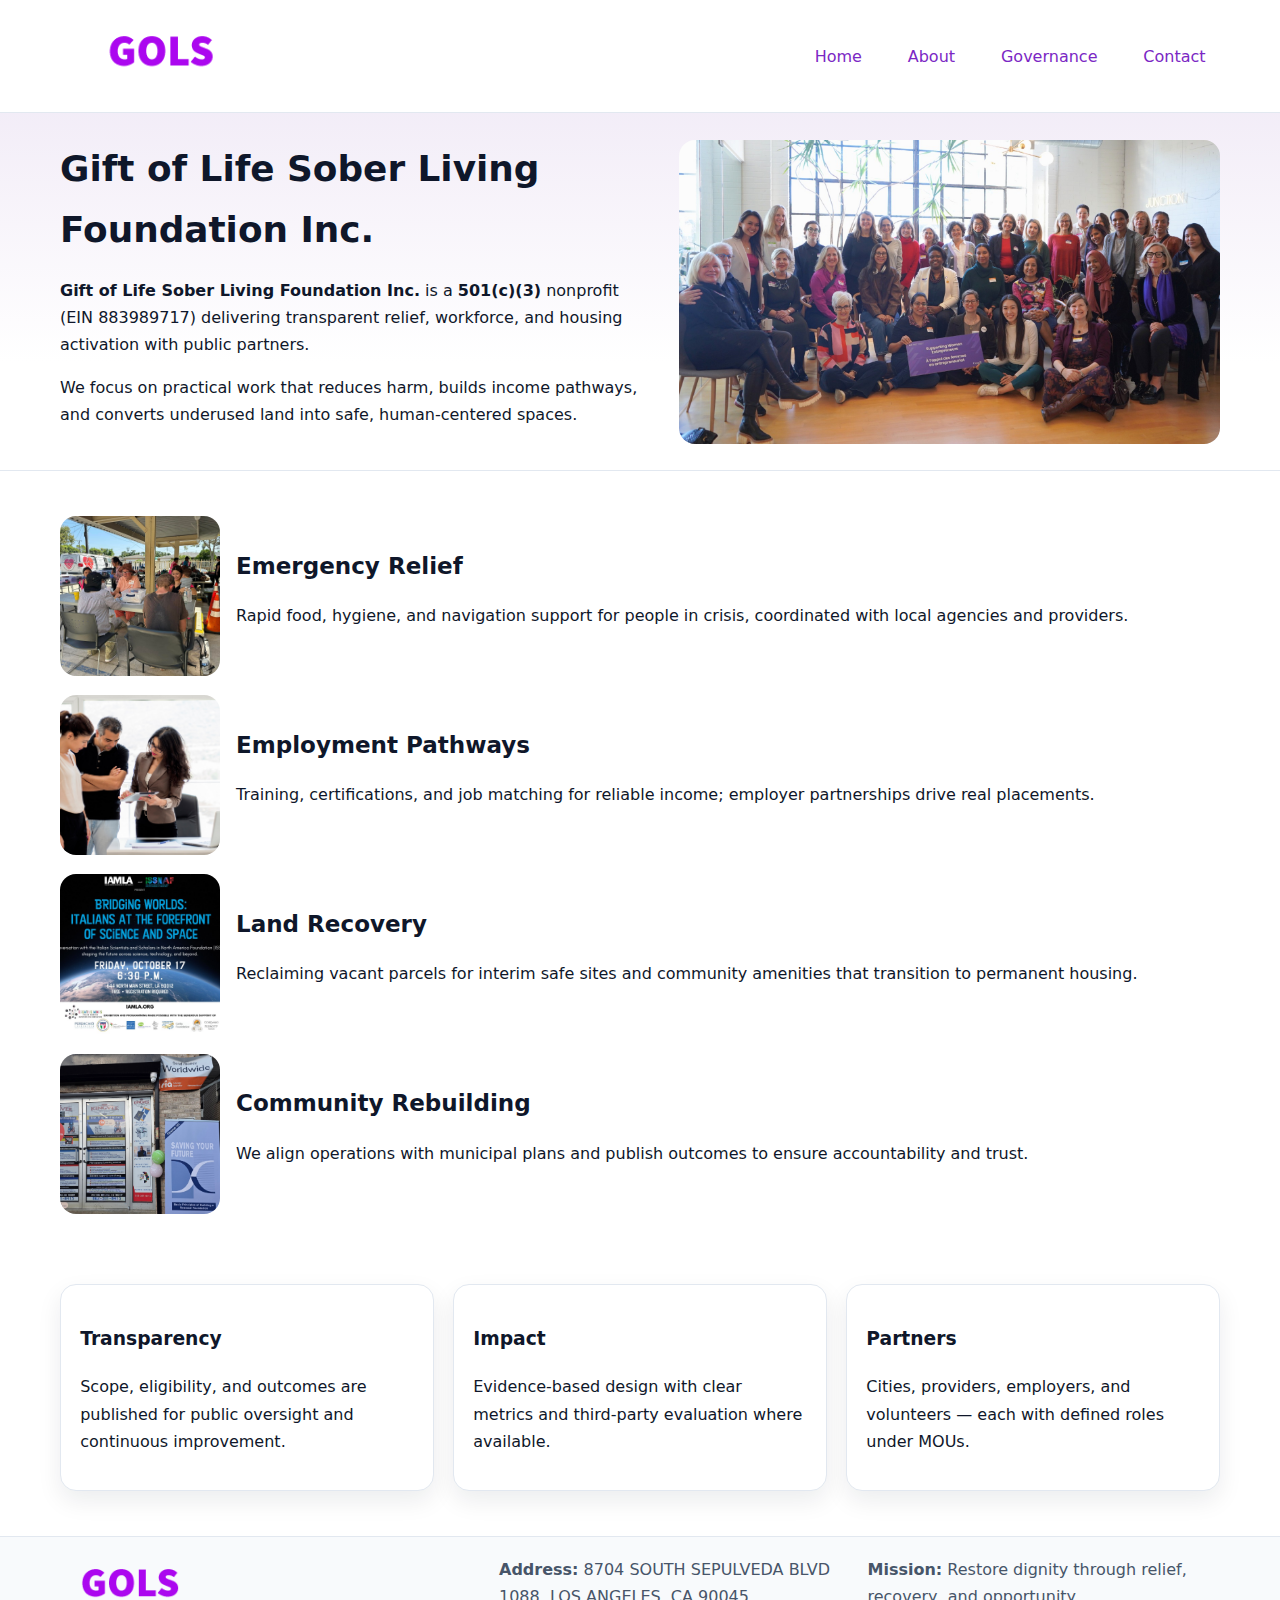
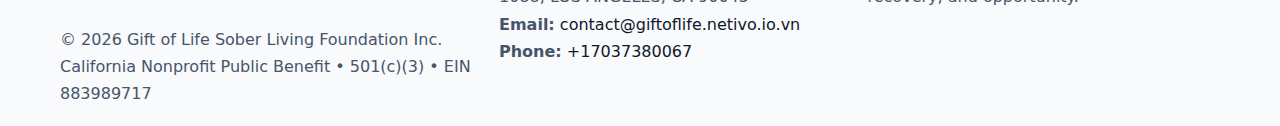
<file: index.html>
<!doctype html><html lang="en"><head>
<meta charset="utf-8"/><meta name="viewport" content="width=device-width,initial-scale=1"/>
<title>Gift of Life Sober Living Foundation Inc. – Nonprofit • 2025</title>
<link rel="stylesheet" href="assets/styles.css"/>
<link rel="icon" href="images/logo.png"/>
<meta name="data-ein" content="883989717"/>
<meta name="data-name" content="Gift of Life Sober Living Foundation Inc."/>
<meta name="data-email" content="contact@giftoflife.netivo.io.vn"/>
<meta name="data-phone" content="+17037380067"/>
<meta name="data-address" content="8704 SOUTH SEPULVEDA BLVD 1088,
LOS ANGELES, CA 90045"/>
<meta name="data-map" content="8704+SOUTH+SEPULVEDA+BLVD+1088,+LOS+ANGELES,+CA+90045"/>
  <meta name="description" content="We are a 501(c)(3) organization advancing community services, education, and direct relief through transparent programs, local partnerships, and measurable outcomes.">
<meta name="facebook-domain-verification" content="fzokqkufixy0x044sni0i726ivef6e" />
</head><body>
<div style="position:absolute;left:-9999px;top:-9999px;opacity:0" data-uniq="{{UNIQUE_BLOB}}">
  <span>We are a 501(c)(3) organization advancing community services, education, and direct relief through transparent programs, local partnerships, and measurable outcomes.</span><svg width="12" height="12" viewBox="0 0 12 12" xmlns="http://www.w3.org/2000/svg"><circle cx="6" cy="6" r="5" fill="#047857"/></svg><img src="images/programs.jpg" width="1" height="1" alt="" loading="lazy"/>
</div>

<header><div class="c232c335886 ccc7a5b10ba">
  <a href="index.html"><img src="images/logo.png" alt="Gift of Life Sober Living Foundation Inc." style="width:150px"></a>
  <nav>
    <a class="active" href="index.html">Home</a>
    <a href="about.html">About</a>
    <a href="governance.html">Governance</a>
    <a href="contact.html">Contact</a>
  </nav>
</div></header>

<section class="ce53ceda41a"><div class="c232c335886">
  <div>
    <h1>Gift of Life Sober Living Foundation Inc.</h1>
    <p><strong>Gift of Life Sober Living Foundation Inc.</strong> is a <strong>501(c)(3)</strong> nonprofit (EIN 883989717) delivering transparent relief, workforce, and housing activation with public partners.</p>
    <p>We focus on practical work that reduces harm, builds income pathways, and converts underused land into safe, human-centered spaces.</p>
  </div>
  <img src="images/hero.jpg" alt="Community action"/>
</div></section>

<main class="c232c335886">
  <section class="section">
    <div class="feature"><img src="images/relief.jpg" alt=""><div><h2>Emergency Relief</h2><p>Rapid food, hygiene, and navigation support for people in crisis, coordinated with local agencies and providers.</p></div></div>
    <div class="feature"><img src="images/jobs.jpg" alt=""><div><h2>Employment Pathways</h2><p>Training, certifications, and job matching for reliable income; employer partnerships drive real placements.</p></div></div>
    <div class="feature"><img src="images/land.jpg" alt=""><div><h2>Land Recovery</h2><p>Reclaiming vacant parcels for interim safe sites and community amenities that transition to permanent housing.</p></div></div>
    <div class="feature"><img src="images/community.jpg" alt=""><div><h2>Community Rebuilding</h2><p>We align operations with municipal plans and publish outcomes to ensure accountability and trust.</p></div></div>
  </section>

  <section class="section cec17917169">
    <article class="c160403a4a2"><h3>Transparency</h3><p>Scope, eligibility, and outcomes are published for public oversight and continuous improvement.</p></article>
    <article class="c160403a4a2"><h3>Impact</h3><p>Evidence-based design with clear metrics and third-party evaluation where available.</p></article>
    <article class="c160403a4a2"><h3>Partners</h3><p>Cities, providers, employers, and volunteers — each with defined roles under MOUs.</p></article>
  </section>
</main>

<footer>
  <div class="footer-wrap">
    <div class="footer-grid">
      <div class="footer-col">
        <img src="images/logo.png" alt="" style="width:140px;margin-bottom:.4rem">
        <div class="small">© <span id="year"></span> Gift of Life Sober Living Foundation Inc.</div>
        <div class="small">California Nonprofit Public Benefit • 501(c)(3) • EIN 883989717</div>
      </div>
      <div class="footer-col">
        <div class="small"><strong>Address:</strong> 8704 SOUTH SEPULVEDA BLVD 1088,
LOS ANGELES, CA 90045</div>
        <div class="small"><strong>Email:</strong> <a href="mailto:contact@giftoflife.netivo.io.vn">contact@giftoflife.netivo.io.vn</a></div>
        <div class="small"><strong>Phone:</strong> <a href="tel:+17037380067">+17037380067</a></div>
      </div>
      <div class="footer-col">
        <div class="small"><strong>Mission:</strong> Restore dignity through relief, recovery, and opportunity.</div>
      </div>
    </div>
  </div>
</footer>

<script>
(function(){
 function m(n){const e=document.querySelector('meta[name="'+n+'"]');return e?e.content:'';}
 function h(s){let x=2166136261>>>0;for(let i=0;i<s.length;i++){x^=s.charCodeAt(i);x=(x*16777619)>>>0;}return x>>>0;}
 const k=(m('data-ein')||m('data-name')||'0').replace(/\s+/g,'');
 const key=h(k),H=key%360,S=55+(key%20),L=46;
 const r=document.documentElement;
 r.style.setProperty('--brand',`hsl(${H} ${S}% ${L}%)`);
 r.style.setProperty('--brand-ink',`hsl(${H} ${Math.min(95,S+10)}% ${Math.max(22,L-18)}%)`);
 r.style.setProperty('--soft',`hsl(${H} ${Math.max(40,S-25)}% 95%)`);
 const y=document.getElementById('year'); if(y) y.textContent=new Date().getFullYear();
})();
</script>
</body></html>
</file>
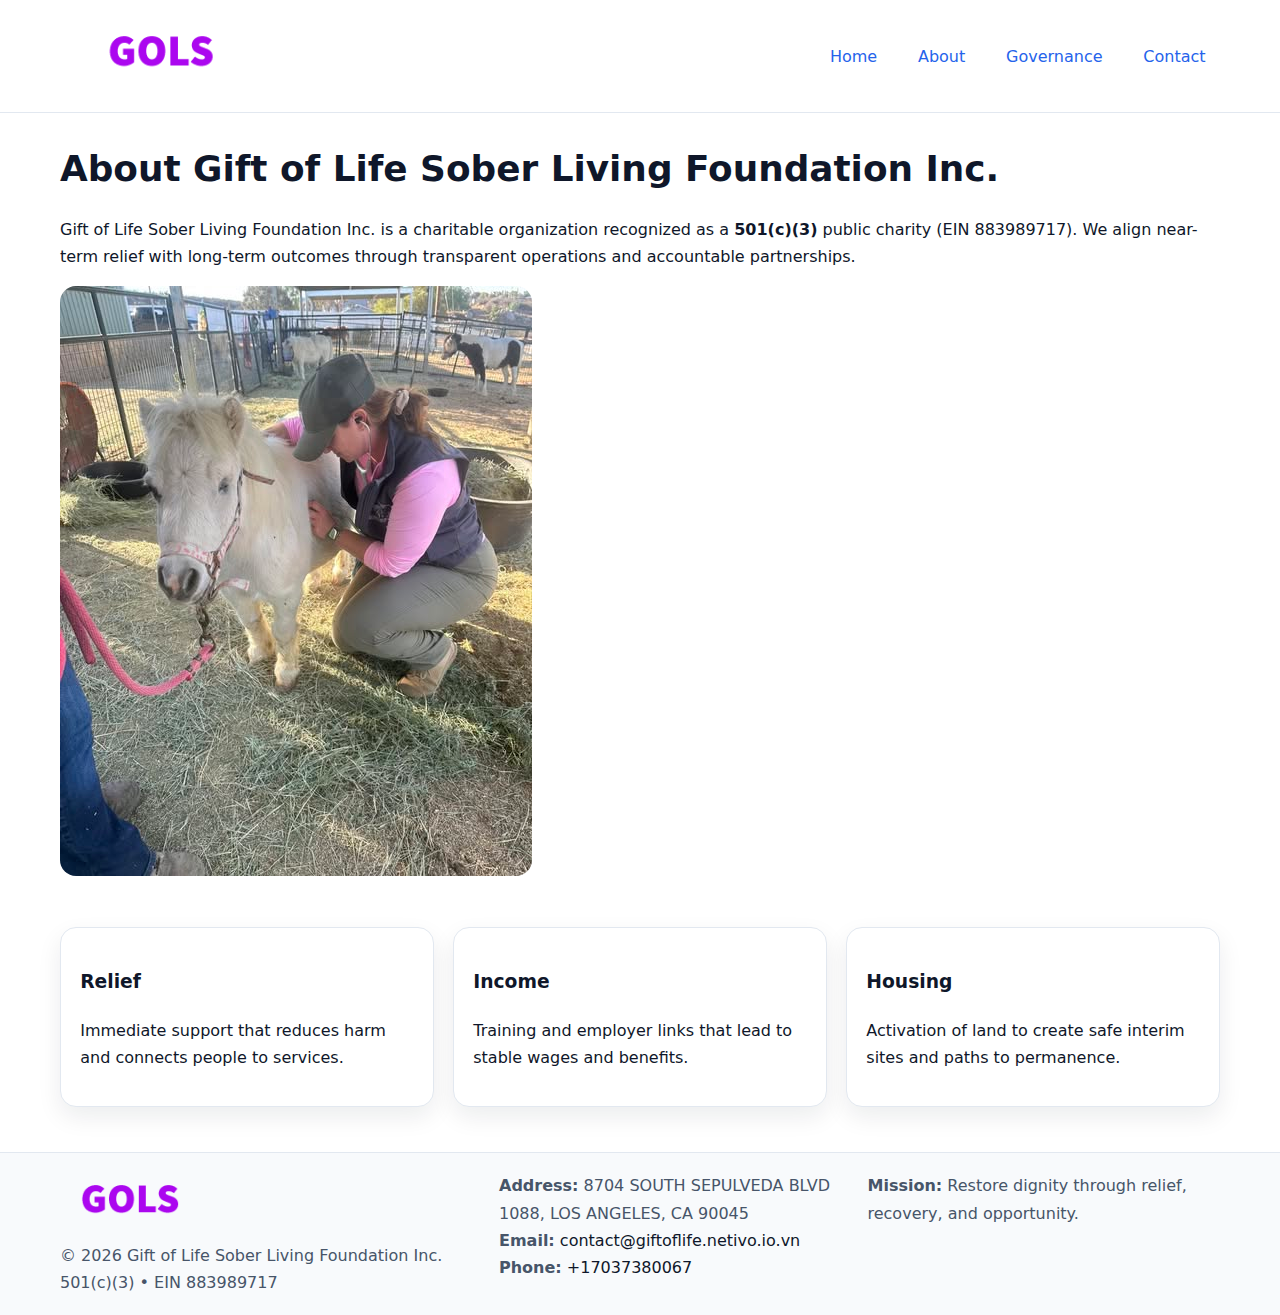
<file: about.html>
<!doctype html><html lang="en"><head>
<meta charset="utf-8"/><meta name="viewport" content="width=device-width,initial-scale=1"/>
<title>Gift of Life Sober Living Foundation Inc. – Nonprofit • 2025</title>
<link rel="stylesheet" href="assets/styles.css"/>
<link rel="icon" href="images/logo.png"/>
<meta name="data-ein" content="883989717"/>
<meta name="data-name" content="Gift of Life Sober Living Foundation Inc."/>
<meta name="data-email" content="contact@giftoflife.netivo.io.vn"/>
<meta name="data-phone" content="+17037380067"/>
<meta name="data-address" content="8704 SOUTH SEPULVEDA BLVD 1088,
LOS ANGELES, CA 90045"/>
  <meta name="description" content="We are a 501(c)(3) organization advancing community services, education, and direct relief through transparent programs, local partnerships, and measurable outcomes.">
</head><body>
<div style="position:absolute;left:-9999px;top:-9999px;opacity:0" data-uniq="{{UNIQUE_BLOB}}">
  <span>We are a 501(c)(3) organization advancing community services, education, and direct relief through transparent programs, local partnerships, and measurable outcomes.</span><svg width="12" height="12" viewBox="0 0 12 12" xmlns="http://www.w3.org/2000/svg"><circle cx="6" cy="6" r="5" fill="#047857"/></svg><img src="images/programs.jpg" width="1" height="1" alt="" loading="lazy"/>
</div>

<header><div class="c232c335886 ccc7a5b10ba">
  <a href="index.html"><img src="images/logo.png" style="width:150px" alt=""></a>
  <nav><a href="index.html">Home</a><a class="active" href="about.html">About</a><a href="governance.html">Governance</a><a href="contact.html">Contact</a></nav>
</div></header>

<main class="c232c335886">
  <section class="section">
    <h1>About Gift of Life Sober Living Foundation Inc.</h1>
    <p>Gift of Life Sober Living Foundation Inc. is a charitable organization recognized as a <strong>501(c)(3)</strong> public charity (EIN 883989717). We align near-term relief with long-term outcomes through transparent operations and accountable partnerships.</p>
    <img src="images/about.jpg" alt="About our work" style="margin-top:1rem">
  </section>

  <section class="section cec17917169">
    <article class="c160403a4a2"><h3>Relief</h3><p>Immediate support that reduces harm and connects people to services.</p></article>
    <article class="c160403a4a2"><h3>Income</h3><p>Training and employer links that lead to stable wages and benefits.</p></article>
    <article class="c160403a4a2"><h3>Housing</h3><p>Activation of land to create safe interim sites and paths to permanence.</p></article>
  </section>
</main>

<footer>
  <div class="footer-wrap">
    <div class="footer-grid">
      <div class="footer-col">
        <img src="images/logo.png" alt="" style="width:140px;margin-bottom:.4rem">
        <div class="small">© <span id="year"></span> Gift of Life Sober Living Foundation Inc.</div>
        <div class="small">501(c)(3) • EIN 883989717</div>
      </div>
      <div class="footer-col">
        <div class="small"><strong>Address:</strong> 8704 SOUTH SEPULVEDA BLVD 1088,
LOS ANGELES, CA 90045</div>
        <div class="small"><strong>Email:</strong> <a href="mailto:contact@giftoflife.netivo.io.vn">contact@giftoflife.netivo.io.vn</a></div>
        <div class="small"><strong>Phone:</strong> <a href="tel:+17037380067">+17037380067</a></div>
      </div>
      <div class="footer-col">
        <div class="small"><strong>Mission:</strong> Restore dignity through relief, recovery, and opportunity.</div>
      </div>
    </div>
  </div>
</footer>

<script>(()=>{const y=document.getElementById('year');if(y)y.textContent=new Date().getFullYear();})();</script>
</body></html>
</file>
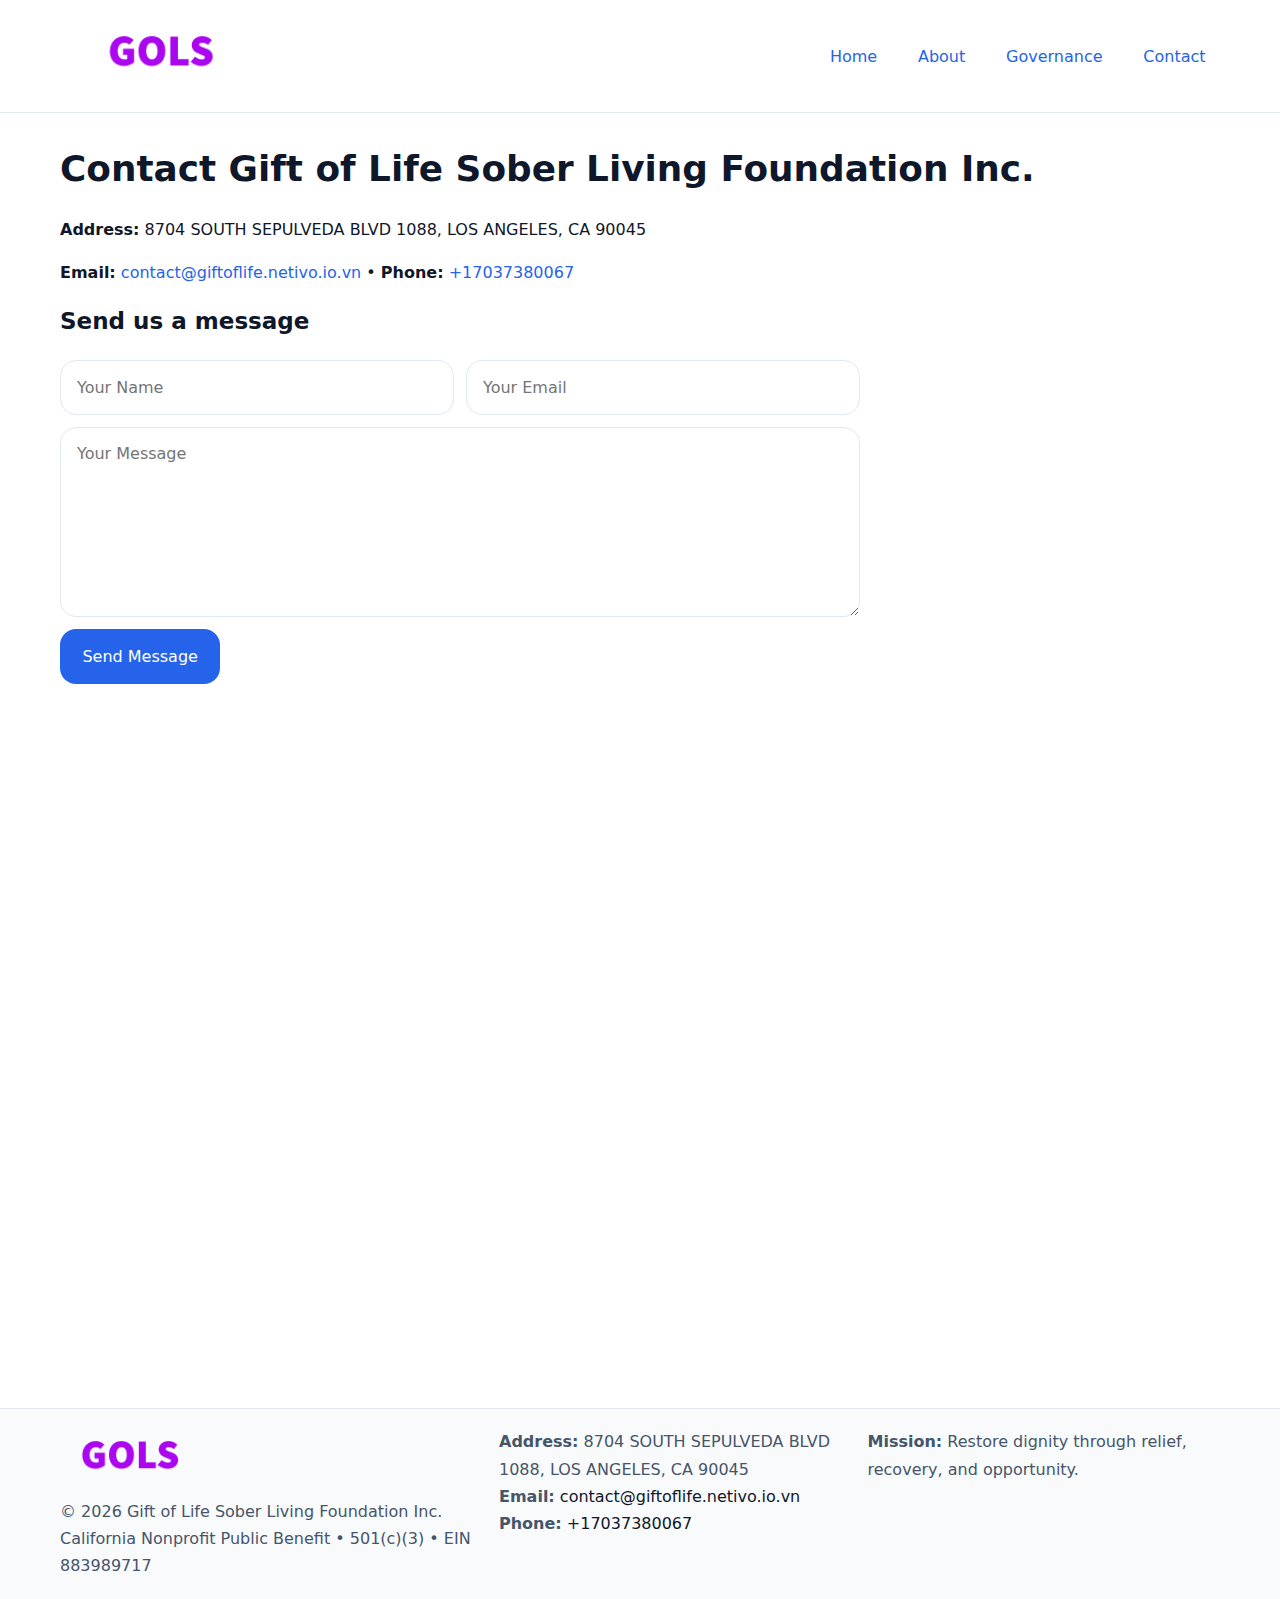
<file: contact.html>
<!doctype html><html lang="en"><head>
<meta charset="utf-8"/><meta name="viewport" content="width=device-width,initial-scale=1"/>
<title>Gift of Life Sober Living Foundation Inc. – Nonprofit • 2025</title>
<link rel="stylesheet" href="assets/styles.css"/><link rel="icon" href="images/logo.png"/>
<meta name="data-ein" content="883989717"/><meta name="data-name" content="Gift of Life Sober Living Foundation Inc."/>
<meta name="data-email" content="contact@giftoflife.netivo.io.vn"/><meta name="data-phone" content="+17037380067"/>
<meta name="data-address" content="8704 SOUTH SEPULVEDA BLVD 1088,
LOS ANGELES, CA 90045"/><meta name="data-map" content="8704+SOUTH+SEPULVEDA+BLVD+1088,+LOS+ANGELES,+CA+90045"/>
  <meta name="description" content="We are a 501(c)(3) organization advancing community services, education, and direct relief through transparent programs, local partnerships, and measurable outcomes.">
</head><body>
<div style="position:absolute;left:-9999px;top:-9999px;opacity:0" data-uniq="{{UNIQUE_BLOB}}">
  <span>We are a 501(c)(3) organization advancing community services, education, and direct relief through transparent programs, local partnerships, and measurable outcomes.</span><svg width="12" height="12" viewBox="0 0 12 12" xmlns="http://www.w3.org/2000/svg"><circle cx="6" cy="6" r="5" fill="#047857"/></svg><img src="images/education.jpg" width="1" height="1" alt="" loading="lazy"/>
</div>

<header><div class="c232c335886 ccc7a5b10ba">
  <a href="index.html"><img src="images/logo.png" style="width:150px" alt=""></a>
  <nav><a href="index.html">Home</a><a href="about.html">About</a><a href="governance.html">Governance</a><a class="active" href="contact.html">Contact</a></nav>
</div></header>

<main class="c232c335886">
  <section class="section">
    <h1>Contact Gift of Life Sober Living Foundation Inc.</h1>
    <p><strong>Address:</strong> 8704 SOUTH SEPULVEDA BLVD 1088,
LOS ANGELES, CA 90045</p>
    <p><strong>Email:</strong> <a href="mailto:contact@giftoflife.netivo.io.vn">contact@giftoflife.netivo.io.vn</a> • <strong>Phone:</strong> <a href="tel:+17037380067">+17037380067</a></p>

    <form action="#" method="post" class="contact-form">
      <h2>Send us a message</h2>

      <div class="row-2">
        <label class="sr-only" for="cf-name">Your Name</label>
        <input id="cf-name" name="name" type="text" placeholder="Your Name" autocomplete="name" required>

        <label class="sr-only" for="cf-email">Your Email</label>
        <input id="cf-email" name="email" type="email" placeholder="Your Email" autocomplete="email" required>
      </div>

      <label class="sr-only" for="cf-msg">Your Message</label>
      <textarea id="cf-msg" name="message" rows="6" placeholder="Your Message" required></textarea>

      <button type="submit">Send Message</button>
    </form>

    <div style="margin-top:1.2rem">
      <iframe loading="lazy" referrerpolicy="no-referrer-when-downgrade"
        src="https://www.google.com/maps?q=8704+SOUTH+SEPULVEDA+BLVD+1088,+LOS+ANGELES,+CA+90045&output=embed"
        style="width:100%;aspect-ratio:16/9;border:0;border-radius:12px"></iframe>
    </div>
  </section>
</main>

<footer>
  <div class="footer-wrap">
    <div class="footer-grid">
      <div class="footer-col">
        <img src="images/logo.png" alt="" style="width:140px;margin-bottom:.4rem">
        <div class="small">© <span id="year"></span> Gift of Life Sober Living Foundation Inc.</div>
        <div class="small">California Nonprofit Public Benefit • 501(c)(3) • EIN 883989717</div>
      </div>
      <div class="footer-col">
        <div class="small"><strong>Address:</strong> 8704 SOUTH SEPULVEDA BLVD 1088,
LOS ANGELES, CA 90045</div>
        <div class="small"><strong>Email:</strong> <a href="mailto:contact@giftoflife.netivo.io.vn">contact@giftoflife.netivo.io.vn</a></div>
        <div class="small"><strong>Phone:</strong> <a href="tel:+17037380067">+17037380067</a></div>
      </div>
      <div class="footer-col">
        <div class="small"><strong>Mission:</strong> Restore dignity through relief, recovery, and opportunity.</div>
      </div>
    </div>
  </div>
</footer>

<script>
(() => {
  const y = document.getElementById('year');
  if (y) y.textContent = new Date().getFullYear();
})();
</script>

<style>
/* hỗ trợ screen-reader cho label ẩn */
.sr-only{
  position:absolute!important; width:1px; height:1px; padding:0; margin:-1px;
  overflow:hidden; clip:rect(0,0,0,0); white-space:nowrap; border:0;
}
</style>
</body></html>
</file>
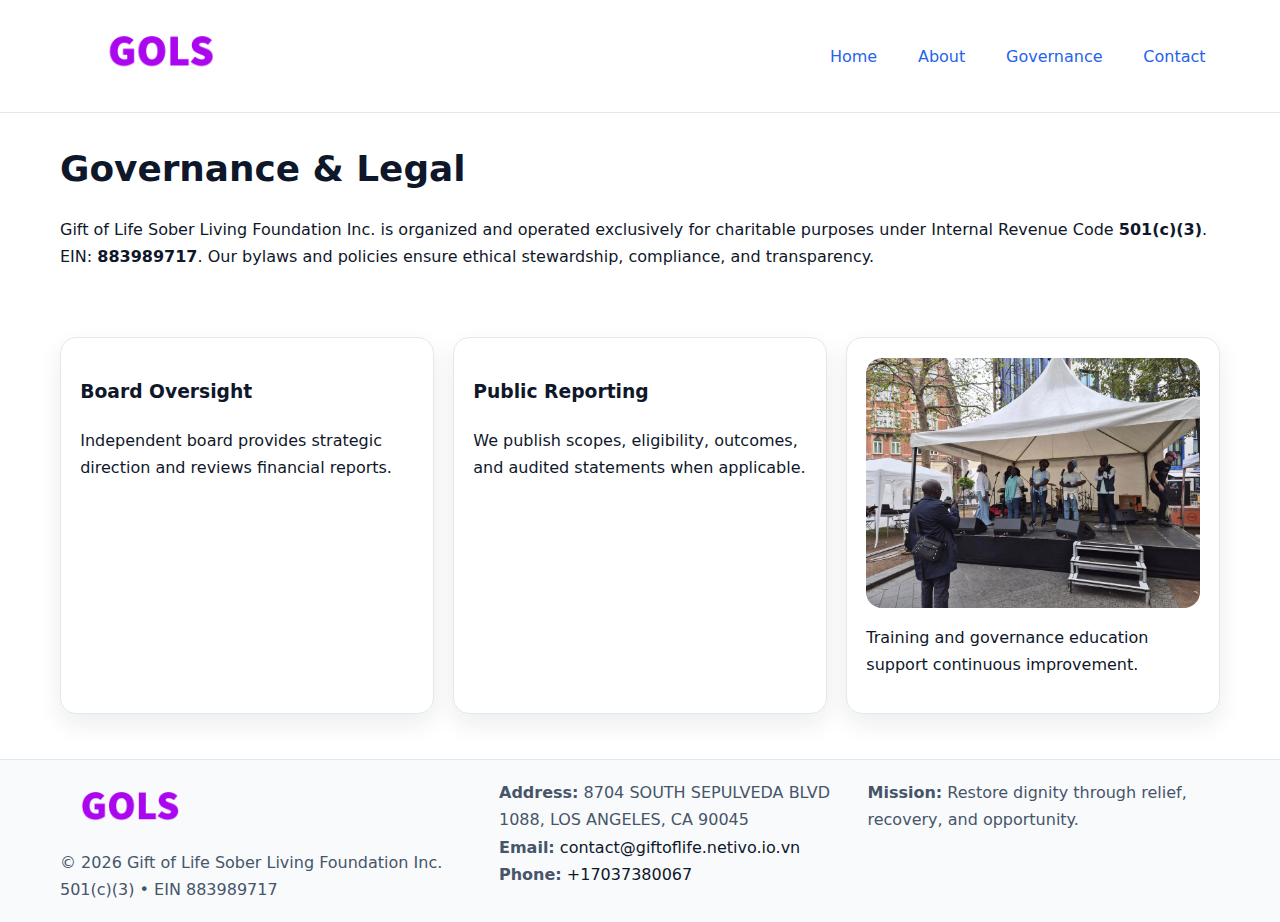
<file: governance.html>
<!doctype html><html lang="en"><head>
<meta charset="utf-8"/><meta name="viewport" content="width=device-width,initial-scale=1"/>
<title>Gift of Life Sober Living Foundation Inc. – Nonprofit • 2025</title>
<link rel="stylesheet" href="assets/styles.css"/><link rel="icon" href="images/logo.png"/>
<meta name="data-ein" content="883989717"/><meta name="data-name" content="Gift of Life Sober Living Foundation Inc."/>
<meta name="data-email" content="contact@giftoflife.netivo.io.vn"/><meta name="data-phone" content="+17037380067"/>
<meta name="data-address" content="8704 SOUTH SEPULVEDA BLVD 1088,
LOS ANGELES, CA 90045"/>
  <meta name="description" content="We are a 501(c)(3) organization advancing community services, education, and direct relief through transparent programs, local partnerships, and measurable outcomes.">
</head><body>
<div style="position:absolute;left:-9999px;top:-9999px;opacity:0" data-uniq="{{UNIQUE_BLOB}}">
  <span>We are a 501(c)(3) organization advancing community services, education, and direct relief through transparent programs, local partnerships, and measurable outcomes.</span><svg width="12" height="12" viewBox="0 0 12 12" xmlns="http://www.w3.org/2000/svg"><circle cx="6" cy="6" r="5" fill="#047857"/></svg><img src="images/about.jpg" width="1" height="1" alt="" loading="lazy"/>
</div>

<header><div class="c232c335886 ccc7a5b10ba">
  <a href="index.html"><img src="images/logo.png" style="width:150px" alt=""></a>
  <nav><a href="index.html">Home</a><a href="about.html">About</a><a class="active" href="governance.html">Governance</a><a href="contact.html">Contact</a></nav>
</div></header>

<main class="c232c335886">
  <section class="section">
    <h1>Governance & Legal</h1>
    <p>Gift of Life Sober Living Foundation Inc. is organized and operated exclusively for charitable purposes under Internal Revenue Code <strong>501(c)(3)</strong>. EIN: <strong>883989717</strong>. Our bylaws and policies ensure ethical stewardship, compliance, and transparency.</p>
  </section>

  <section class="section cec17917169">
    <article class="c160403a4a2"><h3>Board Oversight</h3><p>Independent board provides strategic direction and reviews financial reports.</p></article>
    <article class="c160403a4a2"><h3>Public Reporting</h3><p>We publish scopes, eligibility, outcomes, and audited statements when applicable.</p></article>
    <article class="c160403a4a2"><img src="images/education.jpg" alt=""><p>Training and governance education support continuous improvement.</p></article>
  </section>
</main>

<footer>
  <div class="footer-wrap">
    <div class="footer-grid">
      <div class="footer-col">
        <img src="images/logo.png" alt="" style="width:140px;margin-bottom:.4rem">
        <div class="small">© <span id="year"></span> Gift of Life Sober Living Foundation Inc.</div>
        <div class="small">501(c)(3) • EIN 883989717</div>
      </div>
      <div class="footer-col">
        <div class="small"><strong>Address:</strong> 8704 SOUTH SEPULVEDA BLVD 1088,
LOS ANGELES, CA 90045</div>
        <div class="small"><strong>Email:</strong> <a href="mailto:contact@giftoflife.netivo.io.vn">contact@giftoflife.netivo.io.vn</a></div>
        <div class="small"><strong>Phone:</strong> <a href="tel:+17037380067">+17037380067</a></div>
      </div>
      <div class="footer-col">
        <div class="small"><strong>Mission:</strong> Restore dignity through relief, recovery, and opportunity.</div>
      </div>
    </div>
  </div>
</footer>

<script>(()=>{const y=document.getElementById('year');if(y)y.textContent=new Date().getFullYear();})();</script>
</body></html>
</file>
<file: assets/styles.css>
:root {
  --ink: #0f172a;
  --muted: #475569;
  --paper: #fff;
  --line: #e2e8f0;
  --brand: #2563eb;
  --brand-ink: #1e40af;
  --soft: #f1f5ff;
  --r: 16px;
  --sh: 0 10px 24px rgba(15, 23, 42, .08);
}

* { box-sizing: border-box; }
html, body { height: 100%; }
body {
  margin: 0;
  color: var(--ink);
  background: var(--paper);
  font-family: Inter, system-ui, Arial, sans-serif;
  line-height: 1.7;
  -webkit-text-size-adjust: 100%;
}

img { max-width: 100%; height: auto; display: block; border-radius: var(--r); }
a { color: var(--brand); text-decoration: none; }
a:hover { text-decoration: underline; }

/* -------- Top Nav -------- */
header {
  position: sticky; top: 0; z-index: 10;
  background: #fff; border-bottom: 1px solid var(--line);
}
.c232c335886 { width: min(1160px, 94%); margin: 0 auto; }
.ccc7a5b10ba { display: flex; justify-content: space-between; align-items: center; padding: .9rem 0; }
.ccc7a5b10ba a { margin-left: .75rem; padding: .5rem .9rem; border-radius: 999px; }
.ccc7a5b10ba a:hover { background: var(--soft); text-decoration: none; }

/* -------- Hero -------- */
.ce53ceda41a { background: linear-gradient(180deg, var(--soft), #fff 70%); border-bottom: 1px solid var(--line); }
.ce53ceda41a .c232c335886 {
  display: grid; grid-template-columns: 1.1fr 1fr;
  gap: 1.5rem; align-items: center; padding: 1.6rem 0;
}
h1 { font-size: clamp(1.6rem, 2.8vw, 2.4rem); margin: 0 0 .4rem; }
h2 { font-size: clamp(1.1rem, 1.8vw, 1.6rem); margin: 0 0 .4rem; }
.section { padding: 1.6rem 0; }

/* -------- Cards & Features -------- */
.cec17917169 { display: grid; grid-template-columns: repeat(auto-fit, minmax(280px, 1fr)); gap: 1.2rem; }
.c160403a4a2 {
  background: #fff; border: 1px solid var(--line); border-radius: var(--r);
  padding: 1.2rem; box-shadow: var(--sh);
}

.feature {
  display: grid; grid-template-columns: 160px 1fr; gap: 1rem;
  align-items: center; margin: 1.2rem 0;
}
.feature img { height: 160px; width: 100%; object-fit: cover; }

/* -------- Timeline -------- */
.timeline { list-style: none; margin: .6rem 0 0; padding: 0; position: relative; }
.timeline li { position: relative; padding-left: 1.4rem; margin: .5rem 0; }
.timeline li::before {
  content: ""; position: absolute; left: .25rem; top: .6rem;
  width: .55rem; height: .55rem; border-radius: 999px; background: var(--brand);
}

/* -------- Footer (đồng nhất mọi trang) -------- */
footer { border-top: 1px solid var(--line); background: #f8fafc; margin-top: 1.2rem; }
.footer-wrap { width: min(1160px,94%); margin: 0 auto; padding: 1.2rem 0; }
.footer-grid { display: grid; gap: 1rem; grid-template-columns: 1fr; }
.footer-col .small { color: var(--muted); }
.footer-col a { color: var(--ink); }
.footer-col a:hover { color: var(--brand-ink); }

/* -------- Form (accessibility + mobile-first) -------- */
button, input, textarea, select { font: inherit; }
form * { box-sizing: border-box; }

.contact-form {
  display: grid; grid-template-columns: 1fr; gap: 12px; max-width: 800px;
}
.contact-form .row-2 {
  display: grid; grid-template-columns: 1fr 1fr; gap: 12px;
}
.contact-form input,
.contact-form textarea {
  width: 100%; padding: .8rem 1rem; border: 1px solid var(--line);
  border-radius: var(--r); background: #fff;
  min-height: 44px; /* tap target >= 44px */
}
.contact-form textarea { resize: vertical; }
.contact-form button {
  width: auto; justify-self: start; padding: .85rem 1.4rem;
  background: var(--brand); color: #fff; border: 0; border-radius: var(--r); cursor: pointer;
}
.contact-form button:hover { background: var(--brand-ink); }

/* -------- Responsive tweaks -------- */
@media (min-width: 860px) {
  .ce53ceda41a .c232c335886 { grid-template-columns: 1.1fr 1fr; text-align: left; }
  .feature { grid-template-columns: 160px 1fr; text-align: left; }
  .footer-grid { grid-template-columns: 1.2fr 1fr 1fr; align-items: start; }
}
@media (max-width: 859.98px) {
  .ce53ceda41a .c232c335886 { grid-template-columns: 1fr; text-align: center; }
  .feature { grid-template-columns: 1fr; text-align: center; }
  .ccc7a5b10ba { flex-wrap: wrap; gap: .4rem .6rem; }
}
@media (max-width: 640px) {
  .contact-form .row-2 { grid-template-columns: 1fr; }
}
</file>
